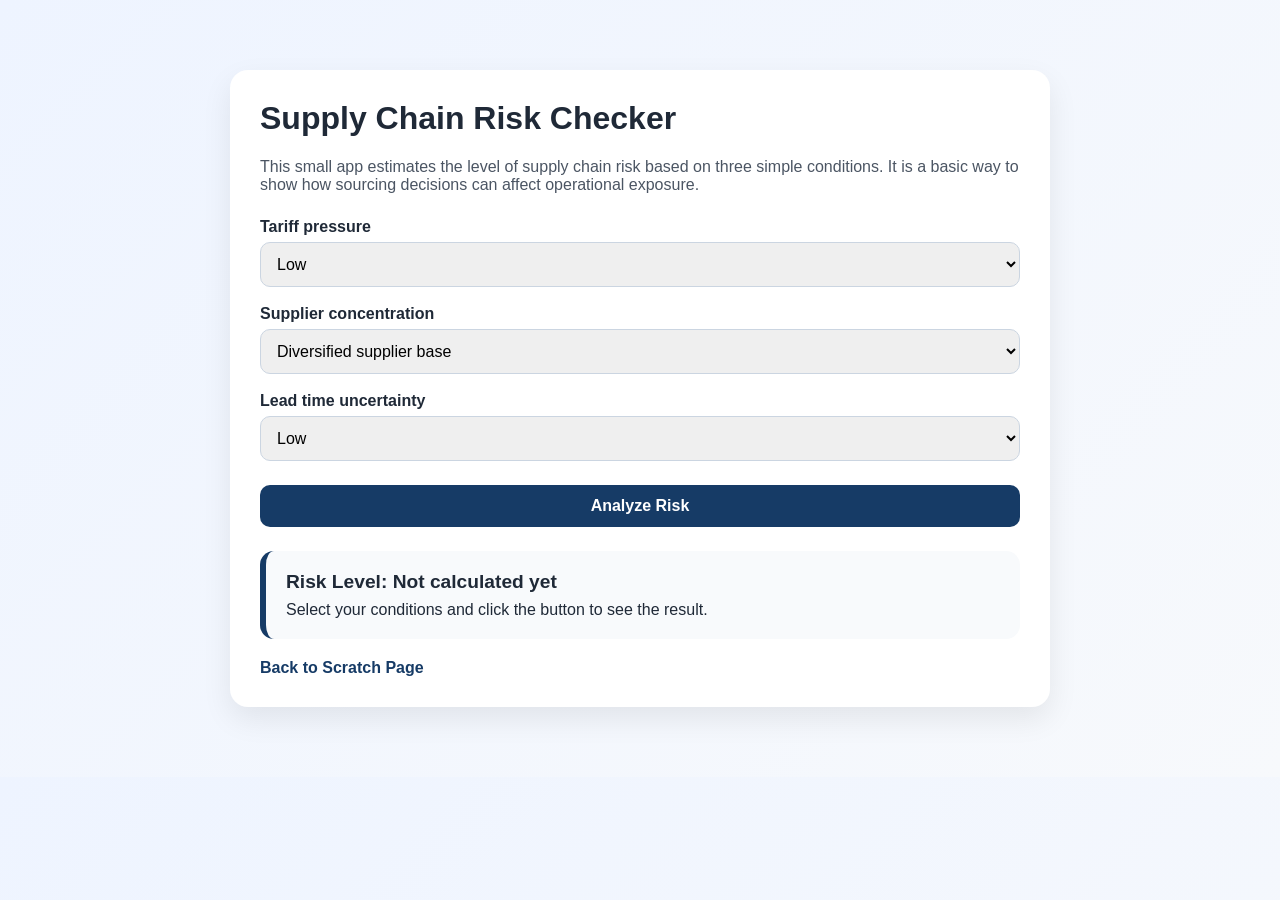
<file: app.html>
<!DOCTYPE html>
<html lang="en">
<head>
  <meta charset="UTF-8">
  <meta name="viewport" content="width=device-width, initial-scale=1.0">
  <title>Supply Chain Risk Checker</title>
  <style>
    body {
      font-family: Arial, sans-serif;
      margin: 0;
      padding: 30px;
      background: linear-gradient(135deg, #eef4ff, #f7f9fc);
      color: #1f2937;
    }

    .app-box {
      max-width: 760px;
      margin: 40px auto;
      background: white;
      padding: 30px;
      border-radius: 18px;
      box-shadow: 0 12px 30px rgba(0, 0, 0, 0.08);
    }

    h1 {
      margin-top: 0;
    }

    .intro {
      color: #4b5563;
      margin-bottom: 24px;
    }

    label {
      display: block;
      margin-top: 18px;
      margin-bottom: 6px;
      font-weight: bold;
    }

    select, button {
      width: 100%;
      padding: 12px;
      border-radius: 10px;
      border: 1px solid #cbd5e1;
      font-size: 1rem;
    }

    button {
      margin-top: 24px;
      background: #163b66;
      color: white;
      border: none;
      cursor: pointer;
      font-weight: bold;
    }

    button:hover {
      background: #0f2d4f;
    }

    .result-card {
      margin-top: 24px;
      padding: 20px;
      border-radius: 14px;
      background: #f8fafc;
      border-left: 6px solid #163b66;
    }

    .score {
      font-size: 1.2rem;
      font-weight: bold;
      margin-bottom: 8px;
    }

    .back-link {
      display: inline-block;
      margin-top: 20px;
      color: #163b66;
      text-decoration: none;
      font-weight: bold;
    }
  </style>
</head>
<body>
  <div class="app-box">
    <h1>Supply Chain Risk Checker</h1>
    <p class="intro">This small app estimates the level of supply chain risk based on three simple conditions. It is a basic way to show how sourcing decisions can affect operational exposure.</p>

    <label for="tariff">Tariff pressure</label>
    <select id="tariff">
      <option value="1">Low</option>
      <option value="2">Medium</option>
      <option value="3">High</option>
    </select>

    <label for="supplier">Supplier concentration</label>
    <select id="supplier">
      <option value="1">Diversified supplier base</option>
      <option value="2">Moderately concentrated</option>
      <option value="3">Single-source exposure</option>
    </select>

    <label for="leadtime">Lead time uncertainty</label>
    <select id="leadtime">
      <option value="1">Low</option>
      <option value="2">Medium</option>
      <option value="3">High</option>
    </select>

    <button onclick="checkRisk()">Analyze Risk</button>

    <div id="result" class="result-card">
      <div class="score">Risk Level: Not calculated yet</div>
      <div>Select your conditions and click the button to see the result.</div>
    </div>

    <a href="scratch.html" class="back-link">Back to Scratch Page</a>
  </div>

  <script>
    function checkRisk() {
      const tariff = parseInt(document.getElementById('tariff').value);
      const supplier = parseInt(document.getElementById('supplier').value);
      const leadtime = parseInt(document.getElementById('leadtime').value);
      const score = tariff + supplier + leadtime;

      const result = document.getElementById('result');
      let level = '';
      let recommendation = '';

      if (score <= 4) {
        level = 'Low';
        recommendation = 'Your current setup looks relatively stable. Keep monitoring suppliers, maintain communication, and review risk indicators regularly.';
      } else if (score <= 7) {
        level = 'Medium';
        recommendation = 'There is some meaningful exposure here. Consider developing backup suppliers, improving visibility, and reviewing inventory buffers.';
      } else {
        level = 'High';
        recommendation = 'This supply chain setup is highly exposed. You should prioritize diversification, reduce sole-source risk, and create a response plan quickly.';
      }

      result.innerHTML = `
        <div class="score">Risk Level: ${level}</div>
        <div><strong>Total Score:</strong> ${score} out of 9</div>
        <div style="margin-top:10px;"><strong>Recommendation:</strong> ${recommendation}</div>
      `;
    }
  </script>
</body>
</html>
</file>
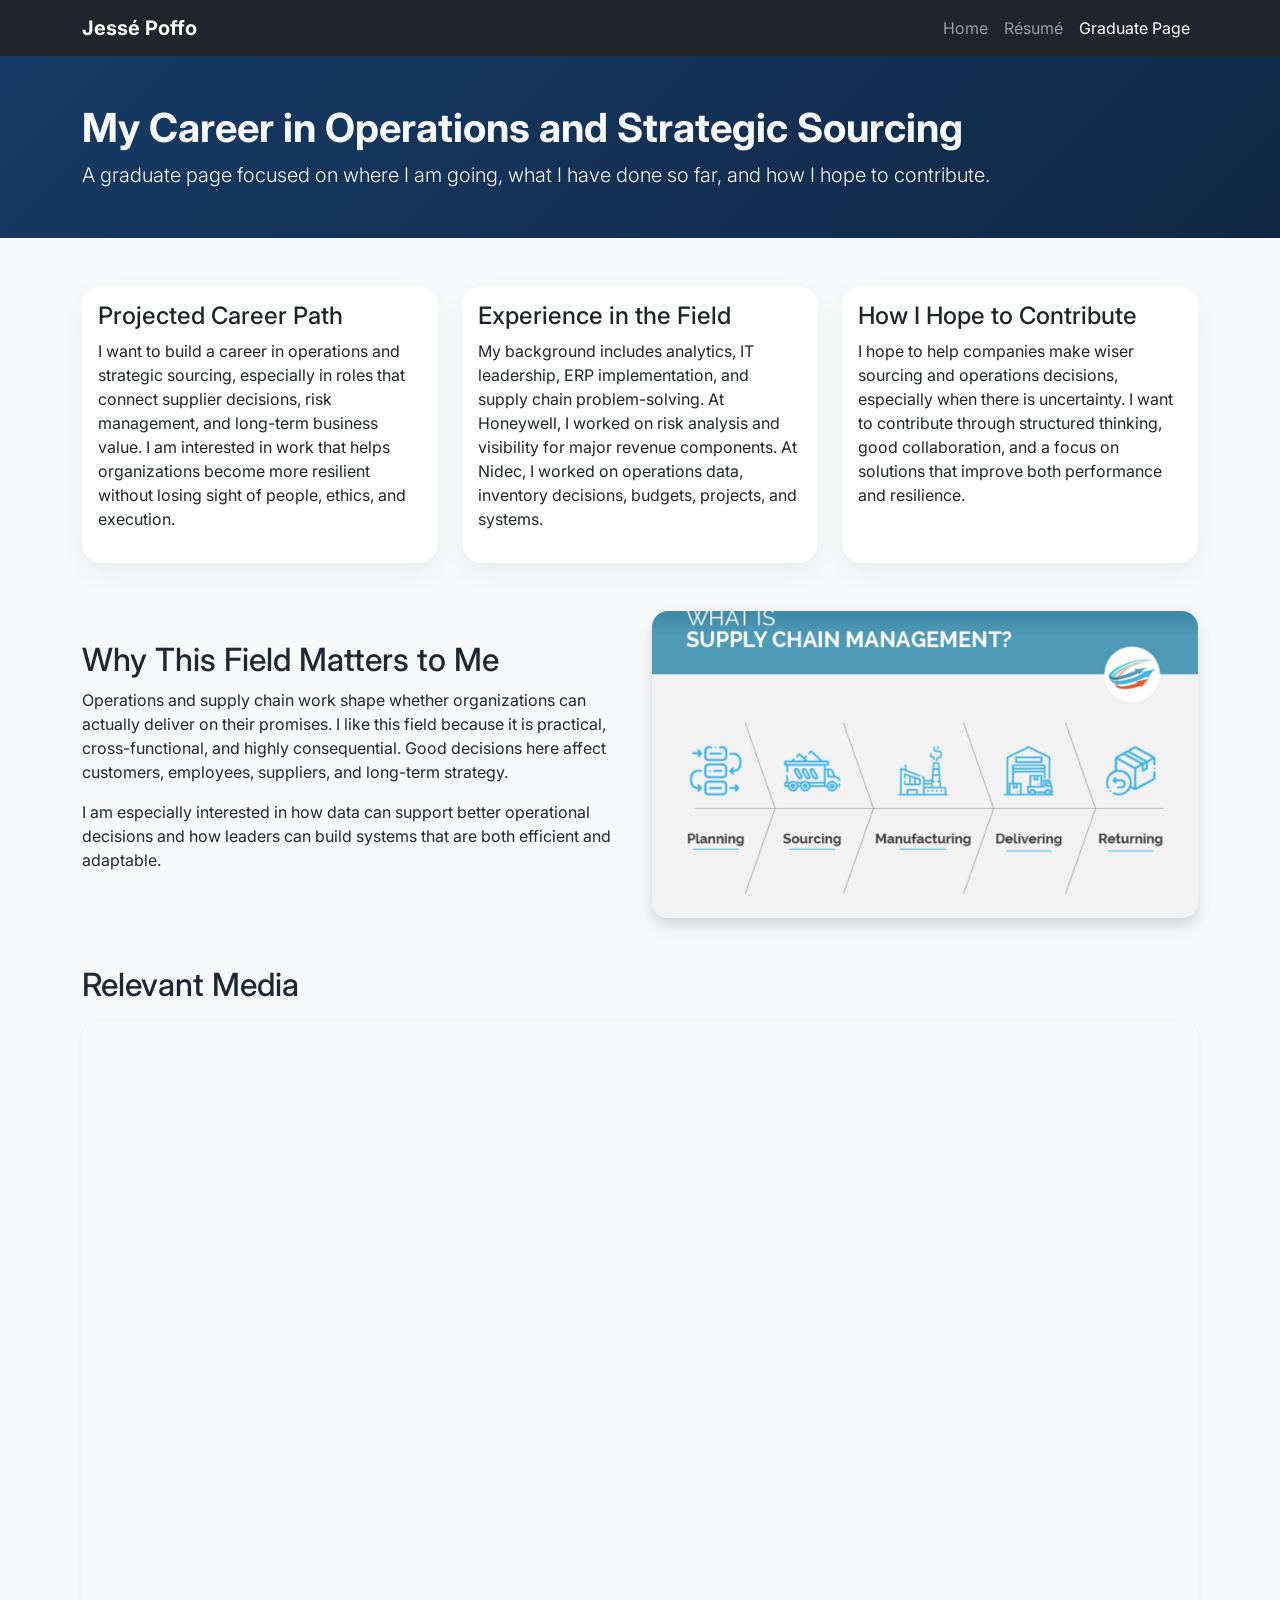
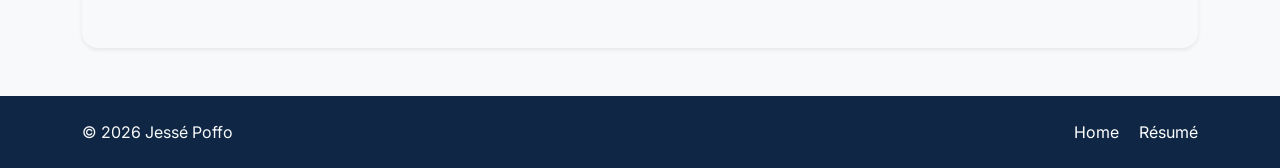
<file: grad.html>
<!DOCTYPE html>
<html lang="en">
<head>
  <meta charset="UTF-8">
  <meta name="viewport" content="width=device-width, initial-scale=1.0">
  <title>Graduate Page | Operations and Strategic Sourcing</title>
  <link rel="preconnect" href="https://fonts.googleapis.com">
  <link rel="preconnect" href="https://fonts.gstatic.com" crossorigin>
  <link href="https://fonts.googleapis.com/css2?family=Inter:wght@400;600;700;800&display=swap" rel="stylesheet">
  <link href="https://cdn.jsdelivr.net/npm/bootstrap@5.3.3/dist/css/bootstrap.min.css" rel="stylesheet">
  <link rel="stylesheet" href="css/styles.css">
</head>
<body>
  <nav class="navbar navbar-expand-lg navbar-dark bg-dark sticky-top">
    <div class="container">
      <a class="navbar-brand fw-bold" href="index.html">Jessé Poffo</a>
      <button class="navbar-toggler" type="button" data-bs-toggle="collapse" data-bs-target="#gradNav" aria-controls="gradNav" aria-expanded="false" aria-label="Toggle navigation">
        <span class="navbar-toggler-icon"></span>
      </button>
      <div class="collapse navbar-collapse" id="gradNav">
        <ul class="navbar-nav ms-auto">
          <li class="nav-item"><a class="nav-link" href="index.html">Home</a></li>
          <li class="nav-item"><a class="nav-link" href="resume.html">Résumé</a></li>
          <li class="nav-item"><a class="nav-link active" href="grad.html">Graduate Page</a></li>
        </ul>
      </div>
    </div>
  </nav>

  <header class="subpage-hero text-light py-5">
    <div class="container">
      <h1 class="fw-bold">My Career in Operations and Strategic Sourcing</h1>
      <p class="lead mb-0">A graduate page focused on where I am going, what I have done so far, and how I hope to contribute.</p>
    </div>
  </header>

  <main class="py-5 bg-body-tertiary">
    <div class="container">
      <div class="row g-4">
        <div class="col-lg-4">
          <div class="custom-card card h-100">
            <div class="card-body">
              <h2 class="h4">Projected Career Path</h2>
              <p>I want to build a career in operations and strategic sourcing, especially in roles that connect supplier decisions, risk management, and long-term business value. I am interested in work that helps organizations become more resilient without losing sight of people, ethics, and execution.</p>
            </div>
          </div>
        </div>
        <div class="col-lg-4">
          <div class="custom-card card h-100">
            <div class="card-body">
              <h2 class="h4">Experience in the Field</h2>
              <p>My background includes analytics, IT leadership, ERP implementation, and supply chain problem-solving. At Honeywell, I worked on risk analysis and visibility for major revenue components. At Nidec, I worked on operations data, inventory decisions, budgets, projects, and systems.</p>
            </div>
          </div>
        </div>
        <div class="col-lg-4">
          <div class="custom-card card h-100">
            <div class="card-body">
              <h2 class="h4">How I Hope to Contribute</h2>
              <p>I hope to help companies make wiser sourcing and operations decisions, especially when there is uncertainty. I want to contribute through structured thinking, good collaboration, and a focus on solutions that improve both performance and resilience.</p>
            </div>
          </div>
        </div>
      </div>

      <section class="mt-5">
        <div class="row g-4 align-items-center">
          <div class="col-lg-6">
            <h2>Why This Field Matters to Me</h2>
            <p>Operations and supply chain work shape whether organizations can actually deliver on their promises. I like this field because it is practical, cross-functional, and highly consequential. Good decisions here affect customers, employees, suppliers, and long-term strategy.</p>
            <p>I am especially interested in how data can support better operational decisions and how leaders can build systems that are both efficient and adaptable.</p>
          </div>
          <div class="col-lg-6 text-center">
            <img src="images/What-Is-Supply-Chain-Management-01-1280x720.jpg" alt="Supply chain themed image" class="img-fluid rounded-4 shadow">
          </div>
        </div>
      </section>

      <section class="mt-5">
        <h2 class="mb-3">Relevant Media</h2>
        <div class="ratio ratio-16x9 rounded-4 overflow-hidden shadow-sm">
          <iframe src="https://www.youtube.com/embed/b1JlYZQG3lI" title="Supply chain video" allowfullscreen></iframe>
        </div>
      </section>
    </div>
  </main>

  <footer class="site-footer text-light py-4">
    <div class="container d-flex flex-column flex-md-row justify-content-between align-items-center gap-2">
      <p class="mb-0">© 2026 Jessé Poffo</p>
      <div>
        <a href="index.html" class="footer-link me-3">Home</a>
        <a href="resume.html" class="footer-link">Résumé</a>
      </div>
    </div>
  </footer>

  <script src="https://cdn.jsdelivr.net/npm/bootstrap@5.3.3/dist/js/bootstrap.bundle.min.js"></script>
</body>
</html>
</file>
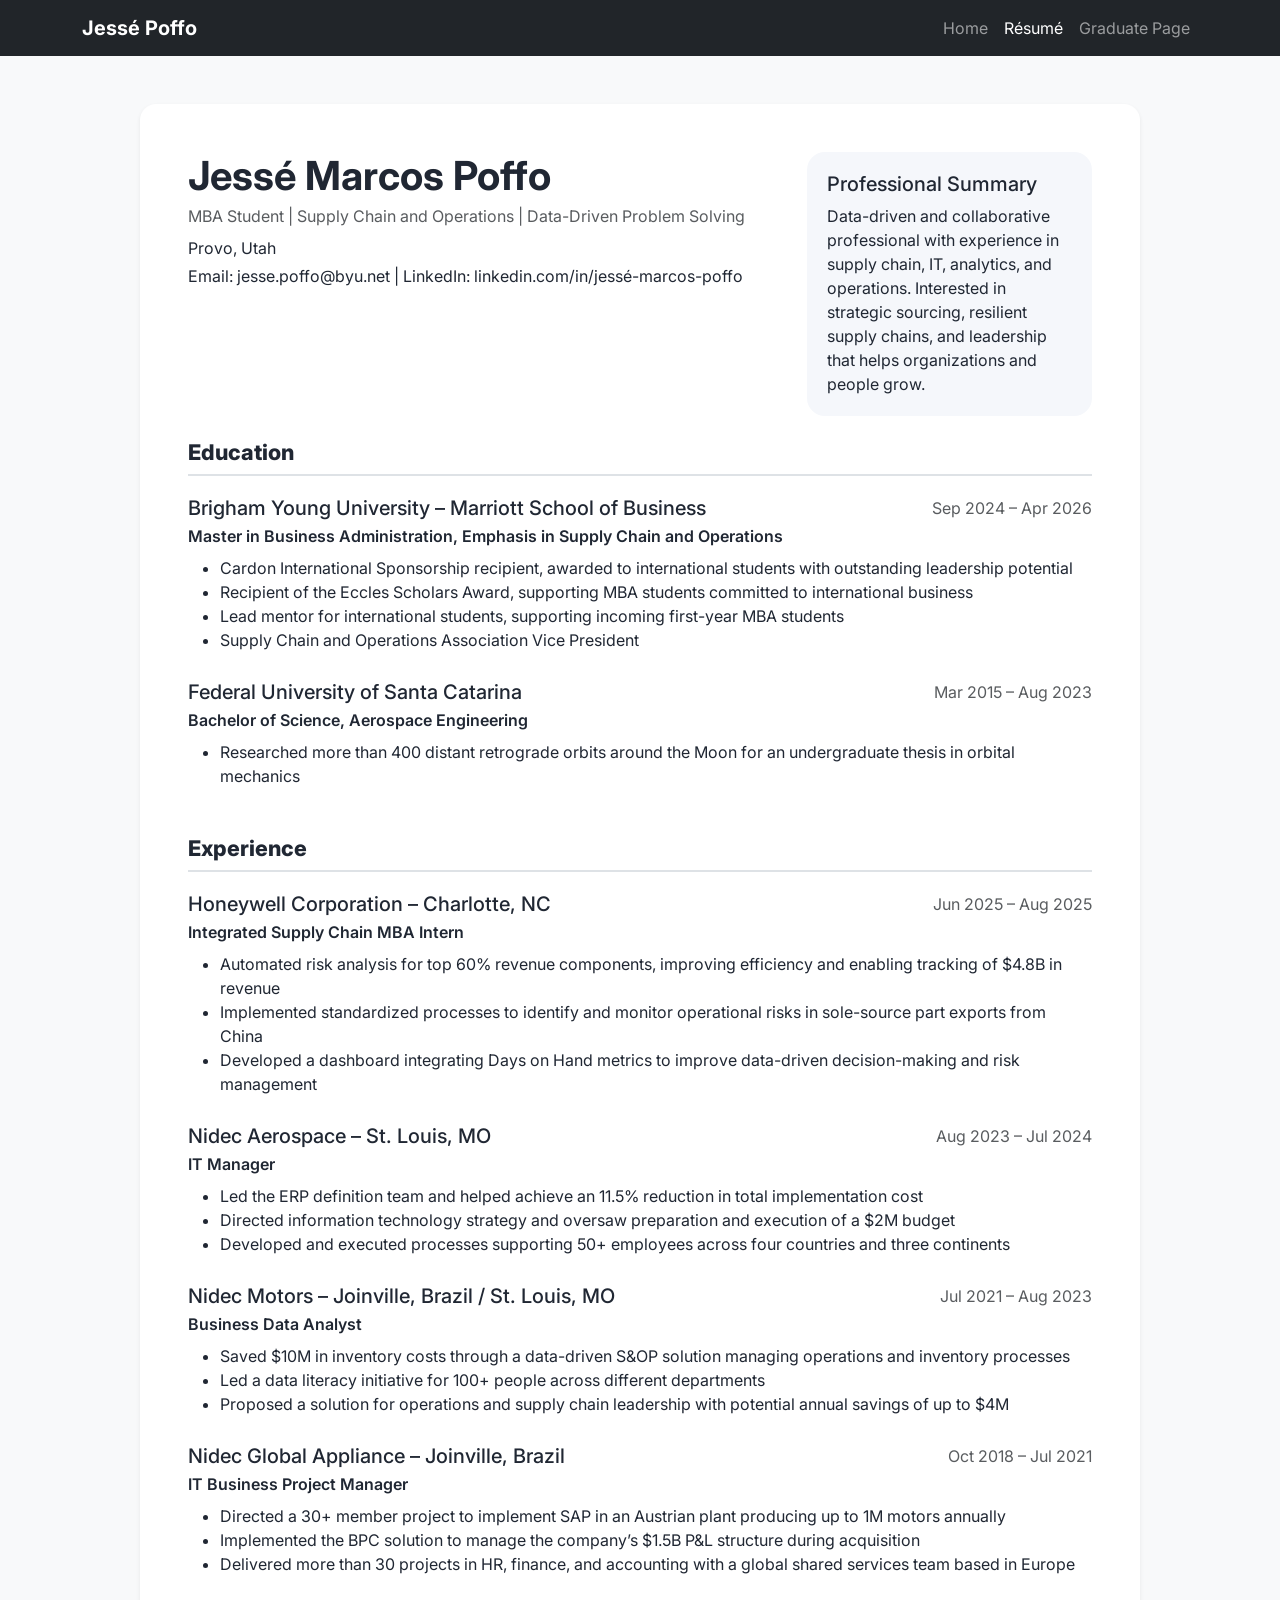
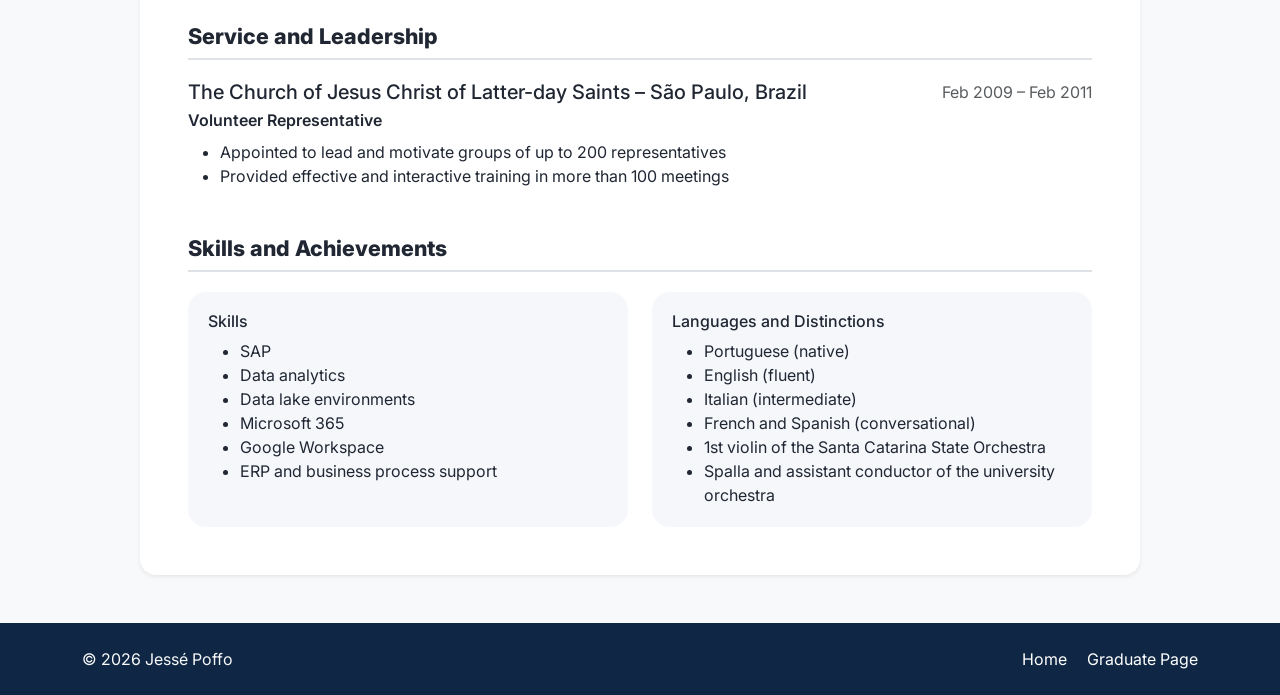
<file: resume.html>
<!DOCTYPE html>
<html lang="en">
<head>
  <meta charset="UTF-8">
  <meta name="viewport" content="width=device-width, initial-scale=1.0">
  <title>Résumé | Jessé Poffo</title>
  <link rel="preconnect" href="https://fonts.googleapis.com">
  <link rel="preconnect" href="https://fonts.gstatic.com" crossorigin>
  <link href="https://fonts.googleapis.com/css2?family=Inter:wght@400;600;700;800&display=swap" rel="stylesheet">
  <link href="https://cdn.jsdelivr.net/npm/bootstrap@5.3.3/dist/css/bootstrap.min.css" rel="stylesheet">
  <link rel="stylesheet" href="css/styles.css">
</head>
<body>
  <nav class="navbar navbar-expand-lg navbar-dark bg-dark sticky-top">
    <div class="container">
      <a class="navbar-brand fw-bold" href="index.html">Jessé Poffo</a>
      <button class="navbar-toggler" type="button" data-bs-toggle="collapse" data-bs-target="#resumeNav" aria-controls="resumeNav" aria-expanded="false" aria-label="Toggle navigation">
        <span class="navbar-toggler-icon"></span>
      </button>
      <div class="collapse navbar-collapse" id="resumeNav">
        <ul class="navbar-nav ms-auto">
          <li class="nav-item"><a class="nav-link" href="index.html">Home</a></li>
          <li class="nav-item"><a class="nav-link active" href="resume.html">Résumé</a></li>
          <li class="nav-item"><a class="nav-link" href="grad.html">Graduate Page</a></li>
        </ul>
      </div>
    </div>
  </nav>

  <main class="py-5 bg-body-tertiary">
    <div class="container">
      <div class="resume-wrapper bg-white shadow-sm rounded-4 p-4 p-lg-5">
        <div class="row g-4 align-items-start mb-4">
          <div class="col-lg-8">
            <h1 class="fw-bold mb-1">Jessé Marcos Poffo</h1>
            <p class="text-muted mb-2">MBA Student | Supply Chain and Operations | Data-Driven Problem Solving</p>
            <p class="mb-1">Provo, Utah</p>
            <p class="mb-0">Email: jesse.poffo@byu.net | LinkedIn: linkedin.com/in/jessé-marcos-poffo</p>
          </div>
          <div class="col-lg-4">
            <div class="summary-box">
              <h2 class="h5">Professional Summary</h2>
              <p class="mb-0">Data-driven and collaborative professional with experience in supply chain, IT, analytics, and operations. Interested in strategic sourcing, resilient supply chains, and leadership that helps organizations and people grow.</p>
            </div>
          </div>
        </div>

        <section class="mb-5">
          <h2 class="resume-heading">Education</h2>
          <div class="resume-item">
            <div class="d-flex justify-content-between flex-wrap gap-2">
              <h3 class="h5 mb-1">Brigham Young University – Marriott School of Business</h3>
              <span class="text-muted">Sep 2024 – Apr 2026</span>
            </div>
            <p class="fw-semibold mb-2">Master in Business Administration, Emphasis in Supply Chain and Operations</p>
            <ul>
              <li>Cardon International Sponsorship recipient, awarded to international students with outstanding leadership potential</li>
              <li>Recipient of the Eccles Scholars Award, supporting MBA students committed to international business</li>
              <li>Lead mentor for international students, supporting incoming first-year MBA students</li>
              <li>Supply Chain and Operations Association Vice President</li>
            </ul>
          </div>

          <div class="resume-item">
            <div class="d-flex justify-content-between flex-wrap gap-2">
              <h3 class="h5 mb-1">Federal University of Santa Catarina</h3>
              <span class="text-muted">Mar 2015 – Aug 2023</span>
            </div>
            <p class="fw-semibold mb-2">Bachelor of Science, Aerospace Engineering</p>
            <ul>
              <li>Researched more than 400 distant retrograde orbits around the Moon for an undergraduate thesis in orbital mechanics</li>
            </ul>
          </div>
        </section>

        <section class="mb-5">
          <h2 class="resume-heading">Experience</h2>

          <div class="resume-item">
            <div class="d-flex justify-content-between flex-wrap gap-2">
              <h3 class="h5 mb-1">Honeywell Corporation – Charlotte, NC</h3>
              <span class="text-muted">Jun 2025 – Aug 2025</span>
            </div>
            <p class="fw-semibold mb-2">Integrated Supply Chain MBA Intern</p>
            <ul>
              <li>Automated risk analysis for top 60% revenue components, improving efficiency and enabling tracking of $4.8B in revenue</li>
              <li>Implemented standardized processes to identify and monitor operational risks in sole-source part exports from China</li>
              <li>Developed a dashboard integrating Days on Hand metrics to improve data-driven decision-making and risk management</li>
            </ul>
          </div>

          <div class="resume-item">
            <div class="d-flex justify-content-between flex-wrap gap-2">
              <h3 class="h5 mb-1">Nidec Aerospace – St. Louis, MO</h3>
              <span class="text-muted">Aug 2023 – Jul 2024</span>
            </div>
            <p class="fw-semibold mb-2">IT Manager</p>
            <ul>
              <li>Led the ERP definition team and helped achieve an 11.5% reduction in total implementation cost</li>
              <li>Directed information technology strategy and oversaw preparation and execution of a $2M budget</li>
              <li>Developed and executed processes supporting 50+ employees across four countries and three continents</li>
            </ul>
          </div>

          <div class="resume-item">
            <div class="d-flex justify-content-between flex-wrap gap-2">
              <h3 class="h5 mb-1">Nidec Motors – Joinville, Brazil / St. Louis, MO</h3>
              <span class="text-muted">Jul 2021 – Aug 2023</span>
            </div>
            <p class="fw-semibold mb-2">Business Data Analyst</p>
            <ul>
              <li>Saved $10M in inventory costs through a data-driven S&amp;OP solution managing operations and inventory processes</li>
              <li>Led a data literacy initiative for 100+ people across different departments</li>
              <li>Proposed a solution for operations and supply chain leadership with potential annual savings of up to $4M</li>
            </ul>
          </div>

          <div class="resume-item">
            <div class="d-flex justify-content-between flex-wrap gap-2">
              <h3 class="h5 mb-1">Nidec Global Appliance – Joinville, Brazil</h3>
              <span class="text-muted">Oct 2018 – Jul 2021</span>
            </div>
            <p class="fw-semibold mb-2">IT Business Project Manager</p>
            <ul>
              <li>Directed a 30+ member project to implement SAP in an Austrian plant producing up to 1M motors annually</li>
              <li>Implemented the BPC solution to manage the company’s $1.5B P&amp;L structure during acquisition</li>
              <li>Delivered more than 30 projects in HR, finance, and accounting with a global shared services team based in Europe</li>
            </ul>
          </div>
        </section>

        <section class="mb-5">
          <h2 class="resume-heading">Service and Leadership</h2>
          <div class="resume-item">
            <div class="d-flex justify-content-between flex-wrap gap-2">
              <h3 class="h5 mb-1">The Church of Jesus Christ of Latter-day Saints – São Paulo, Brazil</h3>
              <span class="text-muted">Feb 2009 – Feb 2011</span>
            </div>
            <p class="fw-semibold mb-2">Volunteer Representative</p>
            <ul>
              <li>Appointed to lead and motivate groups of up to 200 representatives</li>
              <li>Provided effective and interactive training in more than 100 meetings</li>
            </ul>
          </div>
        </section>

        <section>
          <h2 class="resume-heading">Skills and Achievements</h2>
          <div class="row g-4">
            <div class="col-md-6">
              <div class="skill-card h-100">
                <h3 class="h6">Skills</h3>
                <ul class="mb-0">
                  <li>SAP</li>
                  <li>Data analytics</li>
                  <li>Data lake environments</li>
                  <li>Microsoft 365</li>
                  <li>Google Workspace</li>
                  <li>ERP and business process support</li>
                </ul>
              </div>
            </div>
            <div class="col-md-6">
              <div class="skill-card h-100">
                <h3 class="h6">Languages and Distinctions</h3>
                <ul class="mb-0">
                  <li>Portuguese (native)</li>
                  <li>English (fluent)</li>
                  <li>Italian (intermediate)</li>
                  <li>French and Spanish (conversational)</li>
                  <li>1st violin of the Santa Catarina State Orchestra</li>
                  <li>Spalla and assistant conductor of the university orchestra</li>
                </ul>
              </div>
            </div>
          </div>
        </section>
      </div>
    </div>
  </main>

  <footer class="site-footer text-light py-4">
    <div class="container d-flex flex-column flex-md-row justify-content-between align-items-center gap-2">
      <p class="mb-0">© 2026 Jessé Poffo</p>
      <div>
        <a href="index.html" class="footer-link me-3">Home</a>
        <a href="grad.html" class="footer-link">Graduate Page</a>
      </div>
    </div>
  </footer>

  <script src="https://cdn.jsdelivr.net/npm/bootstrap@5.3.3/dist/js/bootstrap.bundle.min.js"></script>
</body>
</html>
</file>
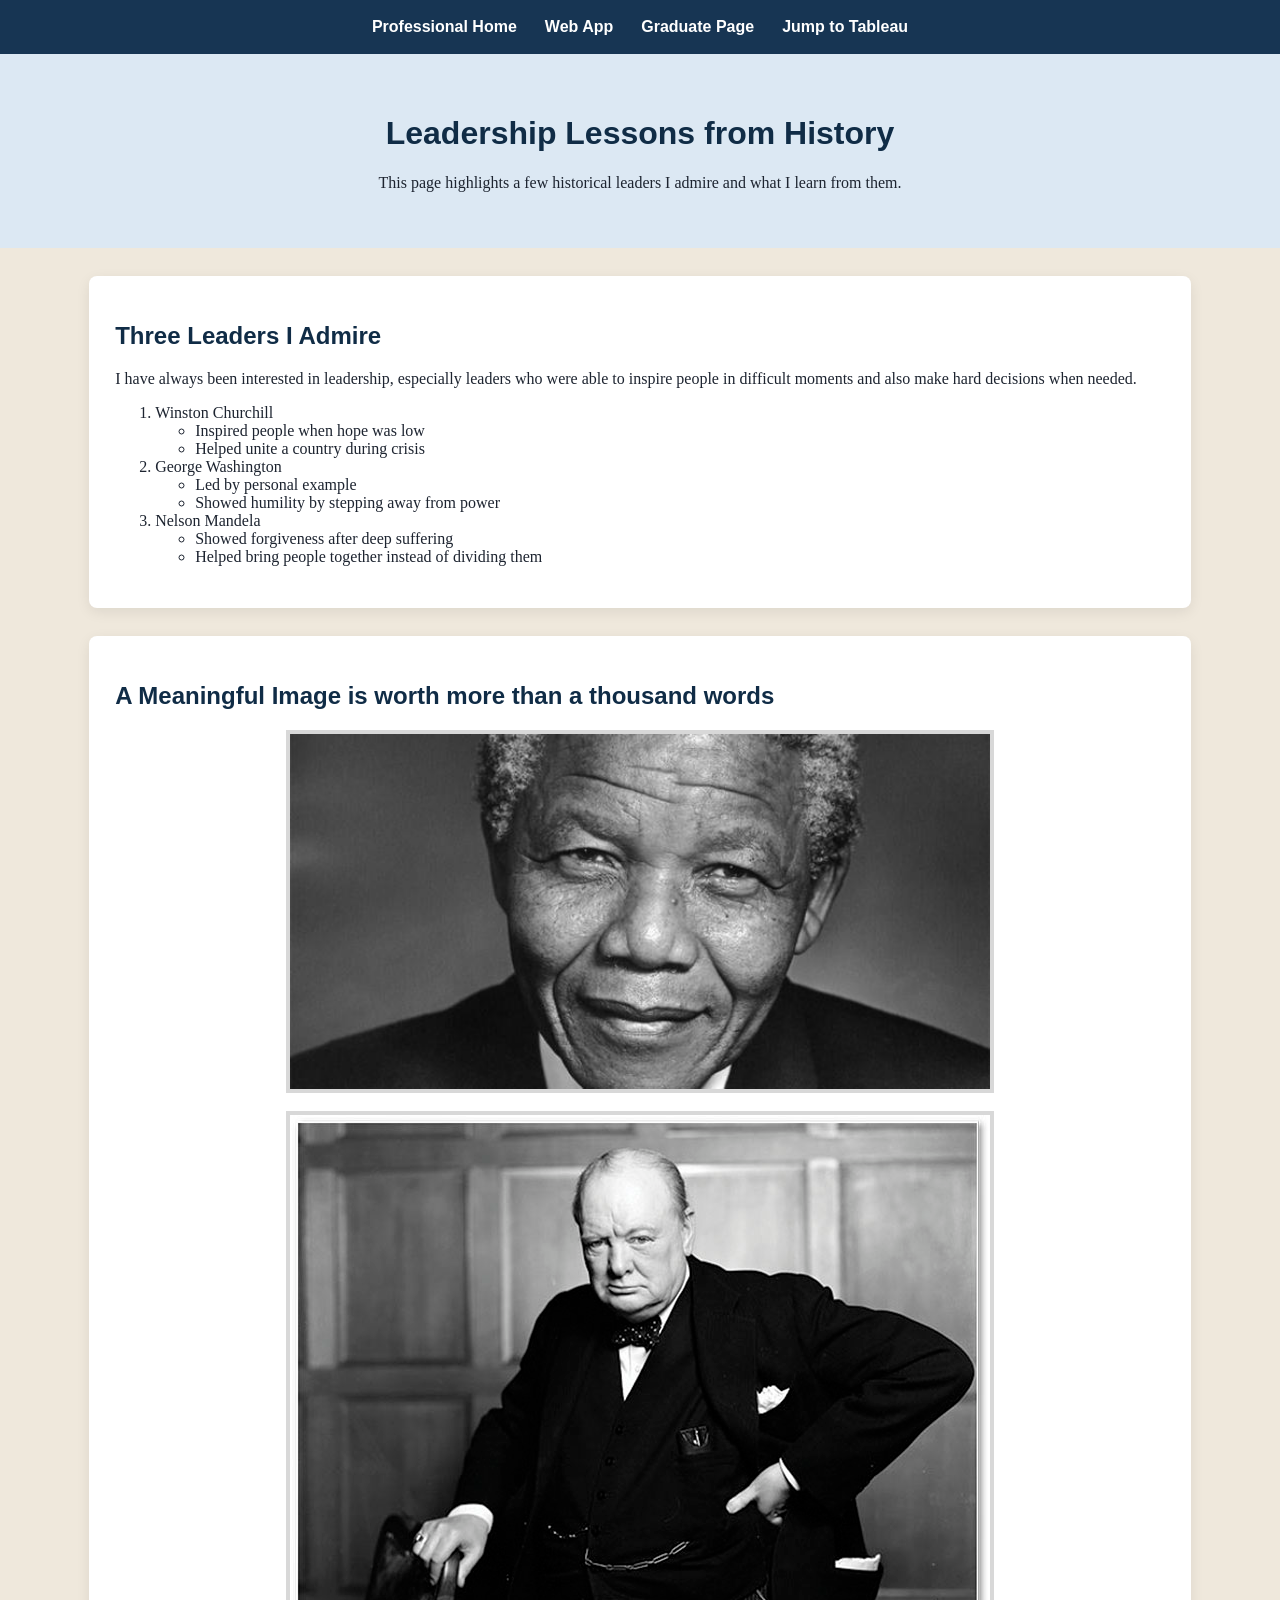
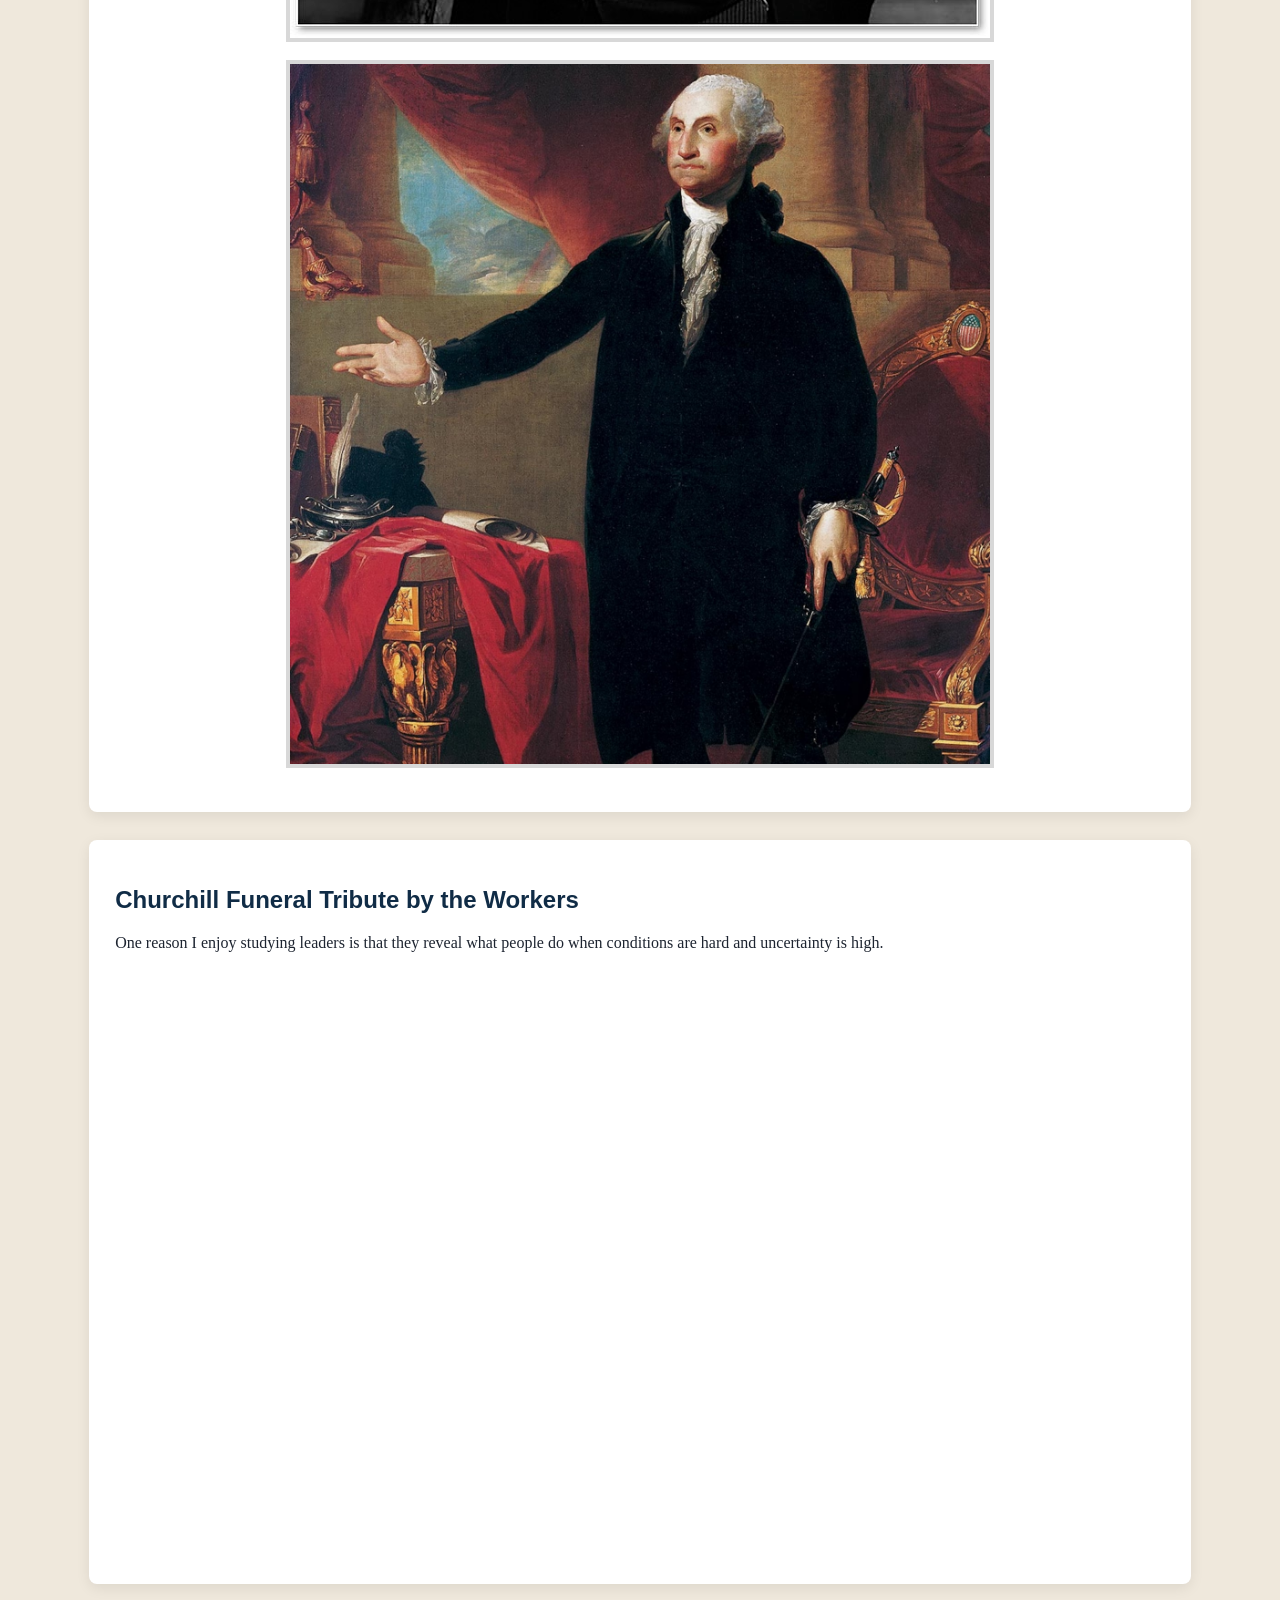
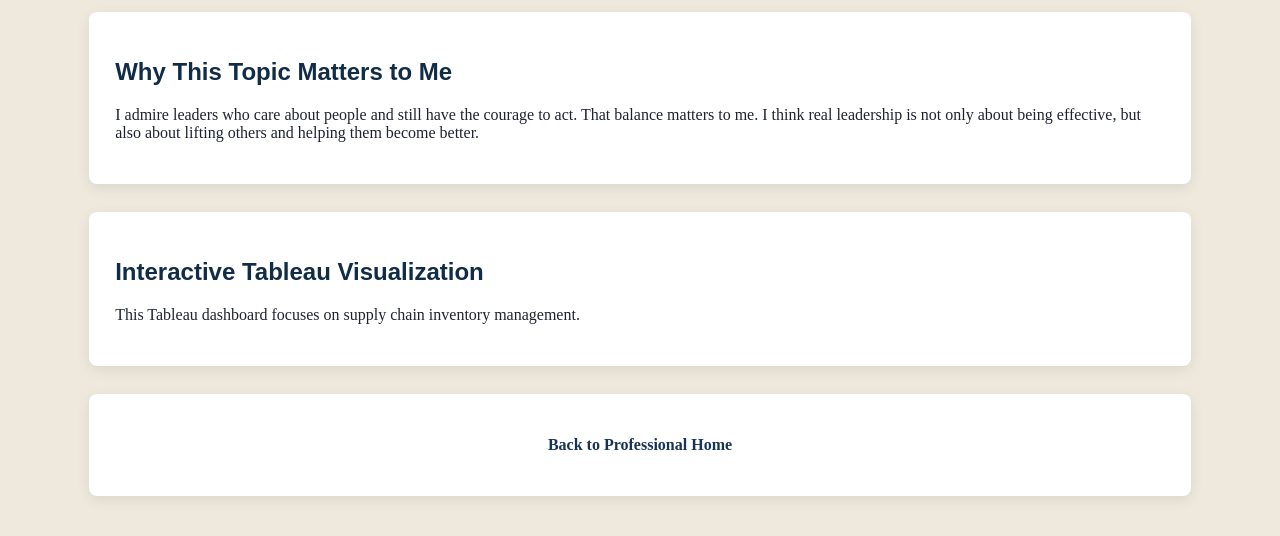
<file: scratch.html>
<!DOCTYPE html>
<html lang="en">
<head>
  <meta charset="UTF-8">
  <meta name="viewport" content="width=device-width, initial-scale=1.0">
  <title>Leadership Lessons from History</title>
  <link rel="stylesheet" href="css/scratch.css">
</head>
<body>
  <div class="nav-box">
    <a href="index.html">Professional Home</a>
    <a href="app.html">Web App</a>
    <a href="grad.html">Graduate Page</a>
    <a href="#tableau-section">Jump to Tableau</a>
  </div>

  <div class="hero-box">
    <h1>Leadership Lessons from History</h1>
    <p>This page highlights a few historical leaders I admire and what I learn from them.</p>
  </div>

  <div class="content-box">
    <h2>Three Leaders I Admire</h2>
    <p>I have always been interested in leadership, especially leaders who were able to inspire people in difficult moments and also make hard decisions when needed.</p>

    <ol>
      <li>Winston Churchill
        <ul>
          <li>Inspired people when hope was low</li>
          <li>Helped unite a country during crisis</li>
        </ul>
      </li>
      <li>George Washington
        <ul>
          <li>Led by personal example</li>
          <li>Showed humility by stepping away from power</li>
        </ul>
      </li>
      <li>Nelson Mandela
        <ul>
          <li>Showed forgiveness after deep suffering</li>
          <li>Helped bring people together instead of dividing them</li>
        </ul>
      </li>
    </ol>
  </div>

  <div class="image-box">
    <h2>A Meaningful Image is worth more than a thousand words</h2>
    <img src="images/9215883633_9c5008e1ed_b.jpg" alt="Historical leadership themed image" class="main-image">
    <img src="images/R247-D-DIV_CHURCHILL-Winston-Churchill.jpg" alt="Historical leadership themed image" class="main-image">
    <img src="images/washington-portrait_square.jpg.avif" alt="Historical leadership themed image" class="main-image">

  </div>

  <div class="video-box">
    <h2>Churchill Funeral Tribute by the Workers</h2>
    <p>One reason I enjoy studying leaders is that they reveal what people do when conditions are hard and uncertainty is high.</p>
    <div class="video-wrapper">
      <iframe src="https://www.youtube.com/embed/F3GbWMDpzCI?si=fMao9CCwTiPi6SIf" title="Supply chain video" allowfullscreen></iframe>
    </div>
  </div>

  <div class="anchor-box">
    <h2>Why This Topic Matters to Me</h2>
    <p>I admire leaders who care about people and still have the courage to act. That balance matters to me. I think real leadership is not only about being effective, but also about lifting others and helping them become better.</p>
  </div>

<div class="tableau-box" id="tableau-section">
  <h2>Interactive Tableau Visualization</h2>
  <p>This Tableau dashboard focuses on supply chain inventory management.</p>

  <div class='tableauPlaceholder' id='vizSupplyChainTableau' style='position: relative'>
    <noscript>
      <a href='https://public.tableau.com/views/SupplyChainInventoryManagementAnalysis/SupplyChain?:showVizHome=no'>
        <img alt='Supply Chain Inventory Management Analysis'
             src='https://public.tableau.com/static/images/Su/SupplyChainInventoryManagementAnalysis/SupplyChain/1_rss.png'
             style='border: none' />
      </a>
    </noscript>
    <object class='tableauViz' style='display:none;'>
      <param name='host_url' value='https%3A%2F%2Fpublic.tableau.com%2F' />
      <param name='embed_code_version' value='3' />
      <param name='site_root' value='' />
      <param name='name' value='SupplyChainInventoryManagementAnalysis/SupplyChain' />
      <param name='tabs' value='no' />
      <param name='toolbar' value='yes' />
      <param name='showVizHome' value='no' />
    </object>
  </div>

  <script type='text/javascript'>
    var divElement = document.getElementById('vizSupplyChainTableau');
    var vizElement = divElement.getElementsByTagName('object')[0];
    vizElement.style.width = '100%';
    vizElement.style.height = '700px';
    var scriptElement = document.createElement('script');
    scriptElement.src = 'https://public.tableau.com/javascripts/api/viz_v1.js';
    vizElement.parentNode.insertBefore(scriptElement, vizElement);
  </script>
</div>

  <div class="footer-box">
    <p><a href="index.html">Back to Professional Home</a></p>
  </div>
</body>
</html>
</file>
<file: css/styles.css>
:root {
  --navy: #163b66;
  --navy-dark: #0f2744;
  --gold: #d8b25f;
  --light: #f5f7fb;
  --text: #202733;
}

body {
  font-family: 'Inter', Arial, sans-serif;
  color: var(--text);
}

.hero-section {
  min-height: 78vh;
  background:
    linear-gradient(rgba(12, 24, 43, 0.7), rgba(12, 24, 43, 0.7)),
    url('../images/supply-chain.jpg') center/cover no-repeat;
}

.subpage-hero {
  background: linear-gradient(135deg, var(--navy), var(--navy-dark));
}

.eyebrow {
  display: inline-block;
  text-transform: uppercase;
  letter-spacing: 0.12em;
  font-size: 0.85rem;
  font-weight: 700;
  color: #dbeafe;
}

.profile-photo {
  max-width: 320px;
  border-radius: 24px;
  border: 5px solid rgba(255, 255, 255, 0.18);
}

.info-panel,
.summary-box,
.skill-card,
.feature-box {
  background: var(--light);
  border-radius: 18px;
  padding: 1.25rem;
}

.custom-card {
  border: none;
  border-radius: 20px;
  box-shadow: 0 10px 25px rgba(10, 20, 40, 0.06);
}

.light-section {
  background: #f8fafc;
}

.section-subtitle {
  color: #556070;
}

.site-footer {
  background: var(--navy-dark);
}

.footer-link {
  color: #ffffff;
  text-decoration: none;
}

.footer-link:hover {
  text-decoration: underline;
}

.resume-wrapper {
  max-width: 1000px;
  margin: 0 auto;
}

.resume-heading {
  border-bottom: 2px solid #dee2e6;
  padding-bottom: 0.5rem;
  margin-bottom: 1.25rem;
  font-size: 1.35rem;
  font-weight: 800;
}

.resume-item {
  margin-bottom: 1.75rem;
}

.resume-item ul {
  margin-bottom: 0;
}

@media (max-width: 768px) {
  .hero-section {
    min-height: auto;
  }
}
</file>
<file: css/scratch.css>
body {
  margin: 0;
  padding: 0;
  background: #efe8dc;
  color: #1d2430;
  font-family: Georgia, 'Times New Roman', serif;
}

.nav-box {
  background-color: #173553;
  text-align: center;
  padding: 18px;
}

.nav-box a {
  color: white;
  text-decoration: none;
  margin: 0 12px;
  font-family: Arial, sans-serif;
  font-weight: bold;
}

.hero-box {
  background-color: #dce8f3;
  padding: 40px 20px;
  text-align: center;
}

.hero-box h1,
.content-box h2,
.image-box h2,
.video-box h2,
.anchor-box h2,
.tableau-box h2 {
  color: #102c46;
  font-family: Arial, sans-serif;
}

.content-box,
.image-box,
.video-box,
.anchor-box,
.tableau-box,
.footer-box {
  width: 82%;
  margin: 28px auto;
  background: white;
  padding: 26px;
  border-radius: 8px;
  box-shadow: 0 4px 14px rgba(0, 0, 0, 0.08);
}

.main-image {
  display: block;
  width: 100%;
  max-width: 700px;
  margin: 18px auto;
  border: 4px solid #d8d8d8;
}

.video-wrapper {
  position: relative;
  width: 100%;
  padding-bottom: 56.25%;
  height: 0;
  overflow: hidden;
}

.video-wrapper iframe {
  position: absolute;
  top: 0;
  left: 0;
  width: 100%;
  height: 100%;
  border: none;
}

.footer-box {
  text-align: center;
  margin-bottom: 40px;
}

.footer-box a {
  color: #173553;
  font-weight: bold;
  text-decoration: none;
}
</file>
